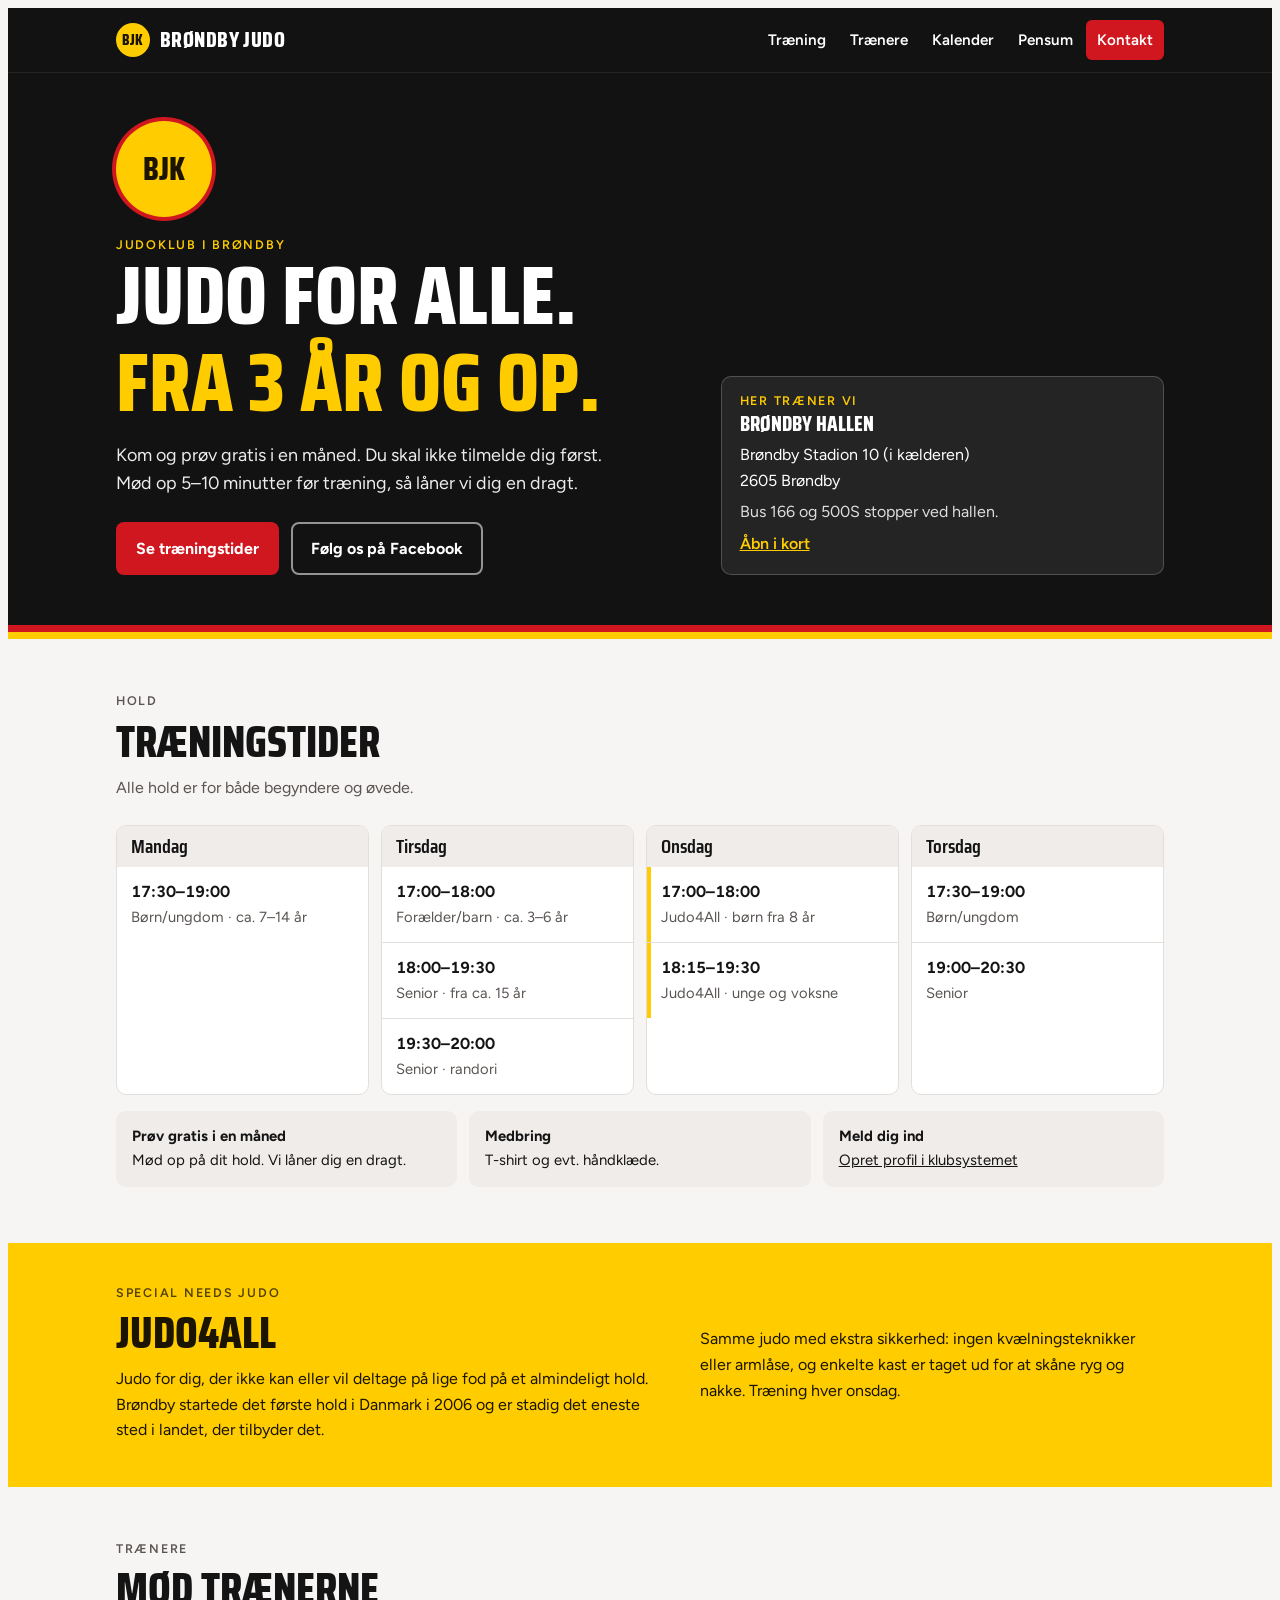
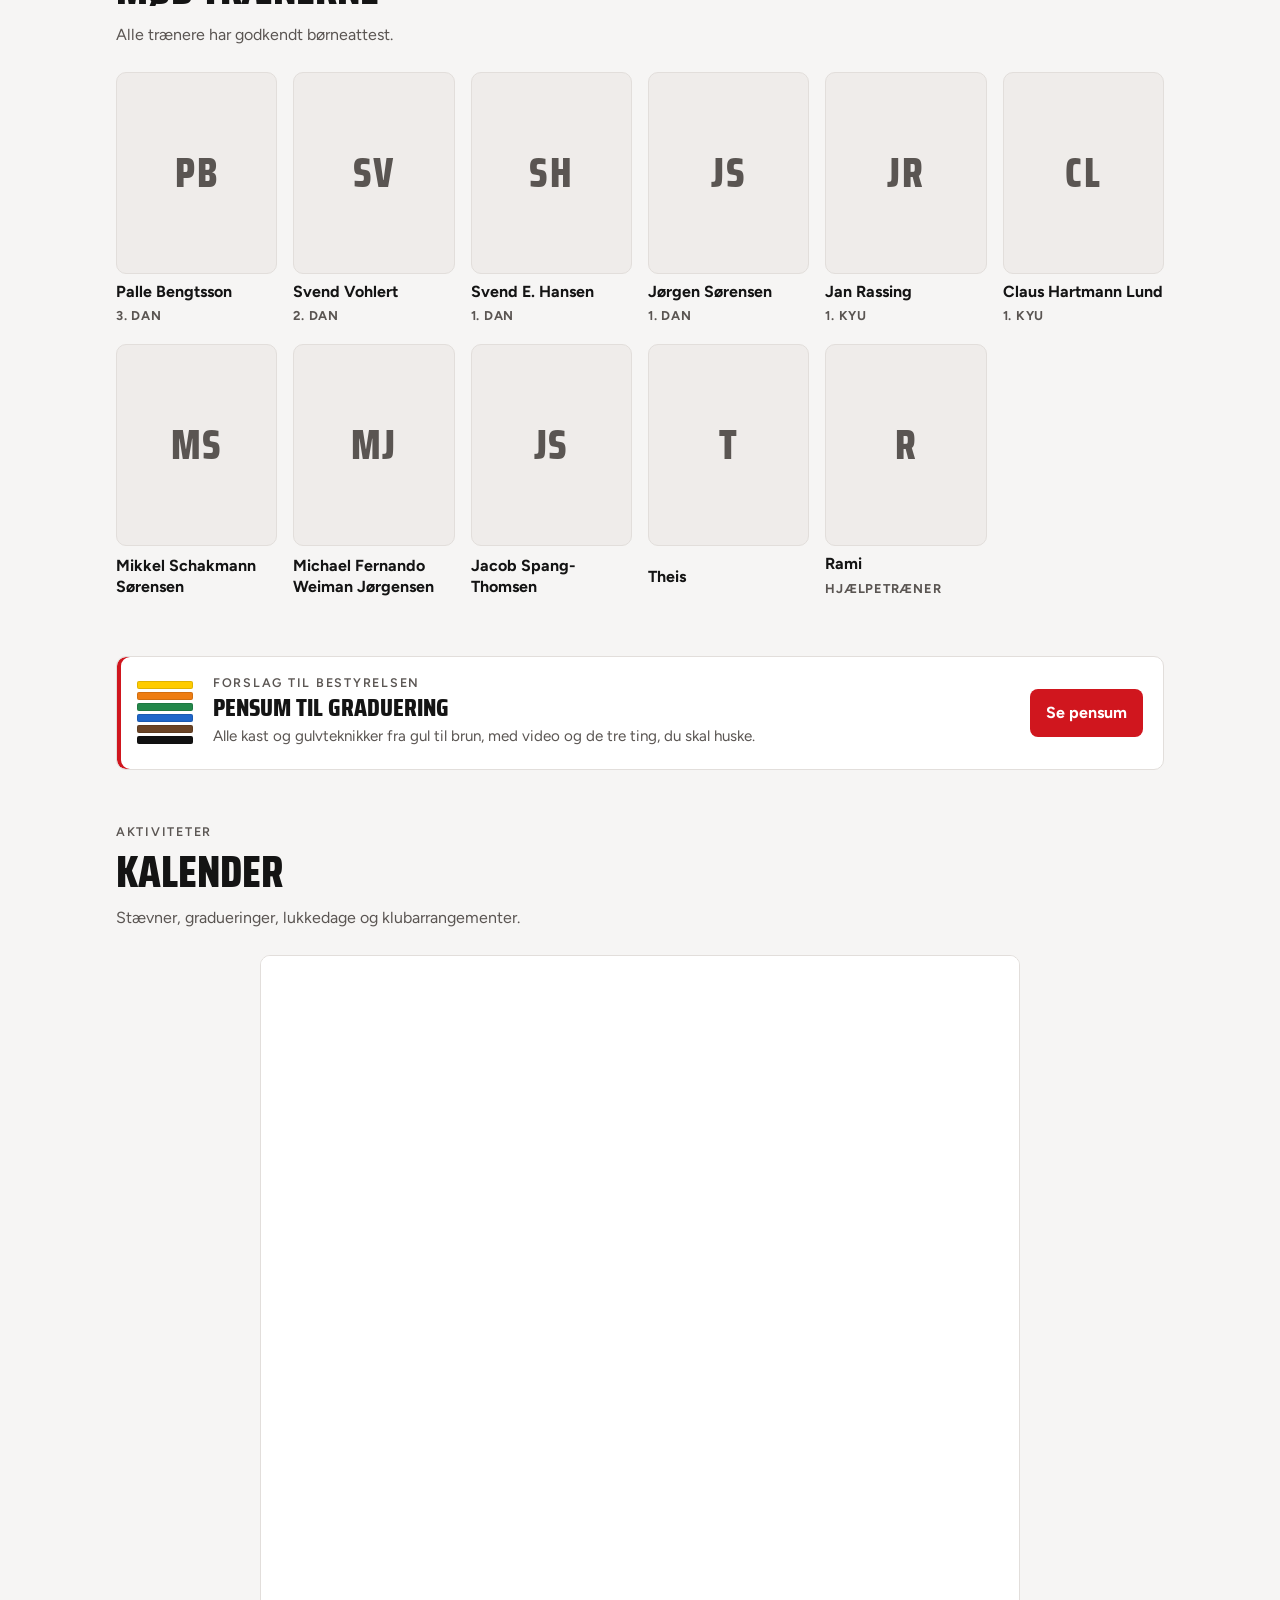
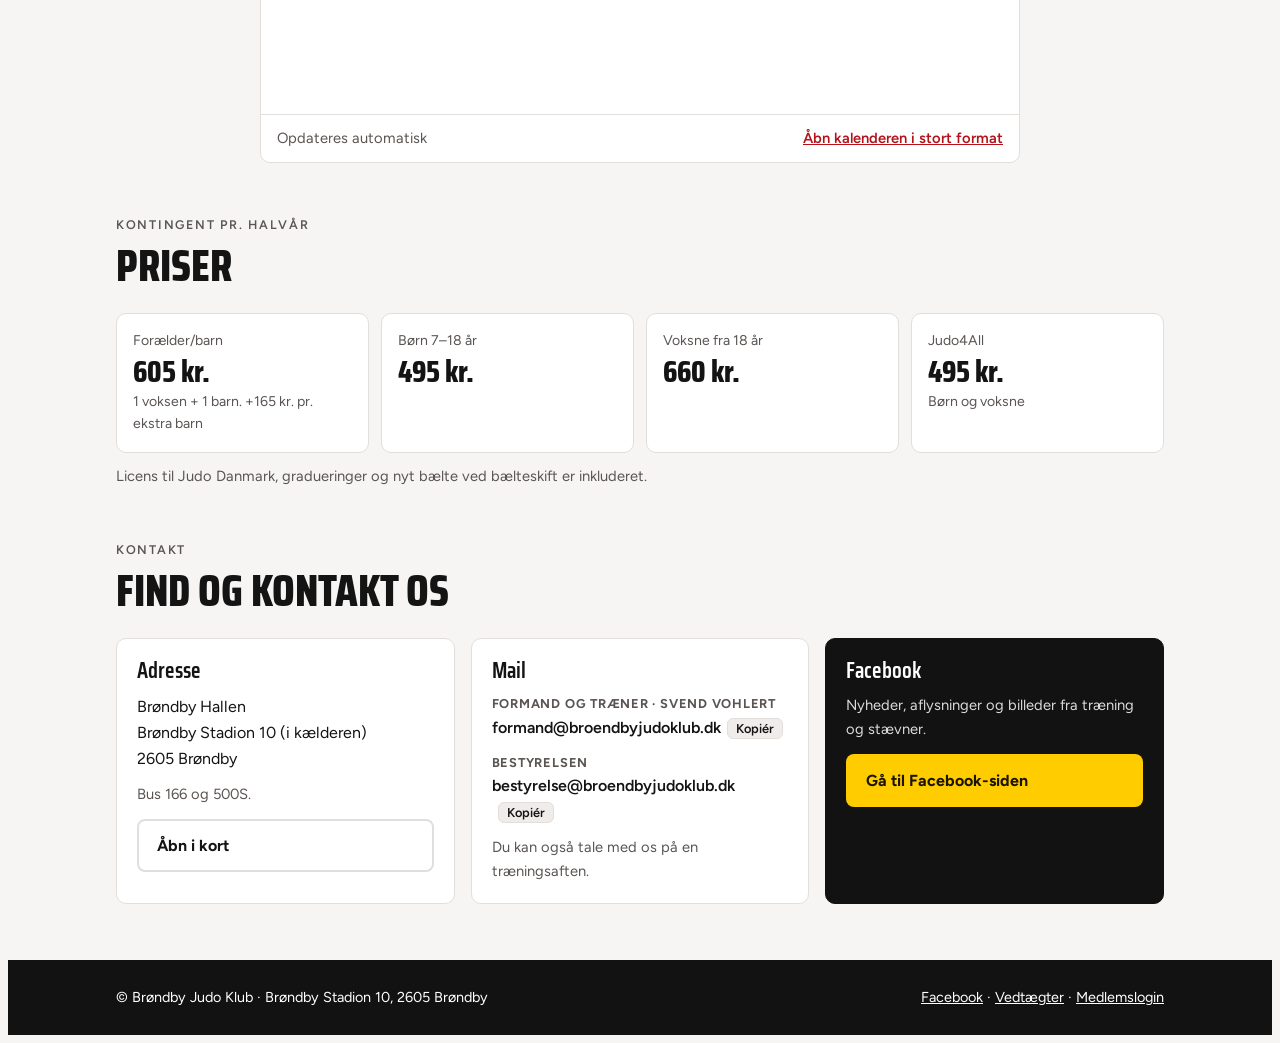
<file: index.html>
<!doctype html>
<html lang="da">
<head>
<meta charset="utf-8">
<meta name="viewport" content="width=device-width, initial-scale=1, viewport-fit=cover">
<title>Brøndby Judo Klub</title>
<meta name="robots" content="noindex, nofollow">
<meta name="description" content="Brøndby Judo Klub – judo for alle fra 3 år. Prøv gratis i en måned. Hjemsted for Judo4All.">
<link rel="icon" href="https://broendbyjudoklub.dk/wordpress/wp-content/uploads/BJKlogo.jpg">
<link rel="preconnect" href="https://fonts.googleapis.com">
<link rel="preconnect" href="https://fonts.gstatic.com" crossorigin>
<link rel="stylesheet" href="https://fonts.googleapis.com/css2?family=Saira+Condensed:wght@600;800&family=Figtree:wght@400;500;600;700&display=swap">
<style>[hidden]{display:none!important}</style>
<link rel="stylesheet" href="css/style.css?v=6">
</head>
<body>
<header>
  <div class="wrap bar">
    <a class="brand" href="#top"><img class="logo" src="https://broendbyjudoklub.dk/wordpress/wp-content/uploads/BJKlogo.jpg" alt="" data-fallback="BJK">Brøndby Judo</a>
    <button class="menu-btn" id="menuBtn" aria-expanded="false" aria-controls="nav">Menu</button>
    <nav id="nav" aria-label="Hovedmenu">
      <ul>
        <li><a href="#tider">Træning</a></li>
        <li><a href="#traenere">Trænere</a></li>
        <li><a href="#kalender">Kalender</a></li>
        <li><a href="pensum.html">Pensum</a></li>
        <li><a class="cta" href="#kontakt">Kontakt</a></li>
      </ul>
    </nav>
  </div>
</header>

<main id="top">
  <div class="hero">
    <div class="wrap">
      <div>
        <img class="hero-logo" src="https://broendbyjudoklub.dk/wordpress/wp-content/uploads/BJKlogo.jpg" alt="Brøndby Judo Klubs logo" data-fallback="BJK">
        <p class="eyebrow" style="color:var(--gold)">Judoklub i Brøndby</p>
        <h1>Judo for alle.<br><span>Fra 3 år og op.</span></h1>
        <p class="sub">Kom og prøv gratis i en måned. Du skal ikke tilmelde dig først. Mød op 5–10 minutter før træning, så låner vi dig en dragt.</p>
        <div class="actions">
          <a class="btn red" href="#tider">Se træningstider</a>
          <a class="btn ghost" href="https://www.facebook.com/BrondbyJudoKlub/" target="_blank" rel="noopener">Følg os på Facebook</a>
        </div>
      </div>
      <div class="where">
        <span class="eyebrow" style="color:var(--gold)">Her træner vi</span>
        <b>Brøndby Hallen</b>
        <span>Brøndby Stadion 10 (i kælderen)<br>2605 Brøndby</span>
        <span style="opacity:.85">Bus 166 og 500S stopper ved hallen.</span>
        <a href="https://www.google.com/maps/search/?api=1&query=Br%C3%B8ndby+Hallen%2C+Br%C3%B8ndby+Stadion+10%2C+2605+Br%C3%B8ndby" target="_blank" rel="noopener">Åbn i kort</a>
      </div>
    </div>
  </div>

  <section id="tider">
    <div class="wrap">
      <div class="head">
        <p class="eyebrow">Hold</p>
        <h2>Træningstider</h2>
        <p class="lead">Alle hold er for både begyndere og øvede.</p>
      </div>
      <div class="week">
        <div class="day" data-d="1"><h3>Mandag</h3>
          <div class="slot"><time>17:30–19:00</time><span>Børn/ungdom · ca. 7–14 år</span></div>
        </div>
        <div class="day" data-d="2"><h3>Tirsdag</h3>
          <div class="slot"><time>17:00–18:00</time><span>Forælder/barn · ca. 3–6 år</span></div>
          <div class="slot"><time>18:00–19:30</time><span>Senior · fra ca. 15 år</span></div>
          <div class="slot"><time>19:30–20:00</time><span>Senior · randori</span></div>
        </div>
        <div class="day" data-d="3"><h3>Onsdag</h3>
          <div class="slot j4a"><time>17:00–18:00</time><span>Judo4All · børn fra 8 år</span></div>
          <div class="slot j4a"><time>18:15–19:30</time><span>Judo4All · unge og voksne</span></div>
        </div>
        <div class="day" data-d="4"><h3>Torsdag</h3>
          <div class="slot"><time>17:30–19:00</time><span>Børn/ungdom</span></div>
          <div class="slot"><time>19:00–20:30</time><span>Senior</span></div>
        </div>
      </div>
      <div class="info-row">
        <div><b>Prøv gratis i en måned</b>Mød op på dit hold. Vi låner dig en dragt.</div>
        <div><b>Medbring</b>T-shirt og evt. håndklæde.</div>
        <div><b>Meld dig ind</b><a href="https://broendbyjudoklub.klub-modul.dk/cms/profilemaintenance.aspx" target="_blank" rel="noopener">Opret profil i klubsystemet</a></div>
      </div>
    </div>
  </section>

  <div class="j4a-band" id="judo4all">
    <div class="wrap">
      <div style="display:grid;gap:10px">
        <p class="eyebrow">Special needs judo</p>
        <h2>Judo4All</h2>
        <p>Judo for dig, der ikke kan eller vil deltage på lige fod på et almindeligt hold. Brøndby startede det første hold i Danmark i 2006 og er stadig det eneste sted i landet, der tilbyder det.</p>
      </div>
      <p>Samme judo med ekstra sikkerhed: ingen kvælningsteknikker eller armlåse, og enkelte kast er taget ud for at skåne ryg og nakke. Træning hver onsdag.</p>
    </div>
  </div>

  <section id="traenere">
    <div class="wrap">
      <div class="head">
        <p class="eyebrow">Trænere</p>
        <h2>Mød trænerne</h2>
        <p class="lead">Alle trænere har godkendt børneattest.</p>
      </div>
      <div class="coaches" id="coaches"></div>
    </div>
  </section>

  <section id="pensum" style="padding-top:0">
    <div class="wrap">
      <a class="pensum-teaser" href="pensum.html">
        <span class="pt-belts" aria-hidden="true"><i style="background:#ffcc00"></i><i style="background:#ee7d12"></i><i style="background:#23874a"></i><i style="background:#1f66c9"></i><i style="background:#6b4426"></i><i style="background:#111111"></i></span>
        <span class="pt-text"><span class="eyebrow">Forslag til bestyrelsen</span><b>Pensum til graduering</b><span>Alle kast og gulvteknikker fra gul til brun, med video og de tre ting, du skal huske.</span></span>
        <span class="pt-go">Se pensum</span>
      </a>
    </div>
  </section>

  <section id="kalender" style="padding-top:0">
    <div class="wrap">
      <div class="head">
        <p class="eyebrow">Aktiviteter</p>
        <h2>Kalender</h2>
        <p class="lead">Stævner, gradueringer, lukkedage og klubarrangementer.</p>
      </div>
      <div class="cal" id="cal">
        <!-- Kalenderens link sættes i js/data.js (CALENDAR_URL) -->
        <div id="calSlot" data-src=""></div>
      </div>
    </div>
  </section>

  <section id="priser" style="padding-top:0">
    <div class="wrap">
      <div class="head">
        <p class="eyebrow">Kontingent pr. halvår</p>
        <h2>Priser</h2>
      </div>
      <div class="prices">
        <div class="price"><span>Forælder/barn</span><b>605 kr.</b><span>1 voksen + 1 barn. +165 kr. pr. ekstra barn</span></div>
        <div class="price"><span>Børn 7–18 år</span><b>495 kr.</b></div>
        <div class="price"><span>Voksne fra 18 år</span><b>660 kr.</b></div>
        <div class="price"><span>Judo4All</span><b>495 kr.</b><span>Børn og voksne</span></div>
      </div>
      <p class="note" style="margin-top:12px">Licens til Judo Danmark, gradueringer og nyt bælte ved bælteskift er inkluderet.</p>
    </div>
  </section>

  <section id="kontakt" style="padding-top:0">
    <div class="wrap">
      <div class="head">
        <p class="eyebrow">Kontakt</p>
        <h2>Find og kontakt os</h2>
      </div>
      <div class="contact">
        <div class="box">
          <h3>Adresse</h3>
          <p>Brøndby Hallen<br>Brøndby Stadion 10 (i kælderen)<br>2605 Brøndby</p>
          <p class="note">Bus 166 og 500S.</p>
          <a class="btn line" href="https://www.google.com/maps/search/?api=1&query=Br%C3%B8ndby+Hallen%2C+Br%C3%B8ndby+Stadion+10%2C+2605+Br%C3%B8ndby" target="_blank" rel="noopener">Åbn i kort</a>
        </div>
        <div class="box">
          <h3>Mail</h3>
          <dl>
            <div><dt>Formand og træner · Svend Vohlert</dt><dd>formand@broendbyjudoklub.dk<button class="copy" data-copy="formand@broendbyjudoklub.dk">Kopiér</button></dd></div>
            <div><dt>Bestyrelsen</dt><dd>bestyrelse@broendbyjudoklub.dk<button class="copy" data-copy="bestyrelse@broendbyjudoklub.dk">Kopiér</button></dd></div>
          </dl>
          <p class="note">Du kan også tale med os på en træningsaften.</p>
        </div>
        <div class="box fb">
          <h3>Facebook</h3>
          <p class="note">Nyheder, aflysninger og billeder fra træning og stævner.</p>
          <a class="btn gold" href="https://www.facebook.com/BrondbyJudoKlub/" target="_blank" rel="noopener">Gå til Facebook-siden</a>
        </div>
      </div>
    </div>
  </section>
</main>

<footer>
  <div class="wrap">
    <span>© Brøndby Judo Klub · Brøndby Stadion 10, 2605 Brøndby</span>
    <span><a href="https://www.facebook.com/BrondbyJudoKlub/" target="_blank" rel="noopener">Facebook</a> · <a href="https://broendbyjudoklub.dk/wordpress/wp-content/uploads/Br%C3%B8ndby-Judo-Klub-vedt%C3%A6gter-rev-2023.pdf" target="_blank" rel="noopener">Vedtægter</a> · <a href="https://broendbyjudoklub.klub-modul.dk/cms/profilemaintenance.aspx" target="_blank" rel="noopener">Medlemslogin</a></span>
  </div>
</footer>

<script src="js/data.js?v=6"></script>
<script src="js/app.js?v=6"></script>
</body>
</html>
</file>
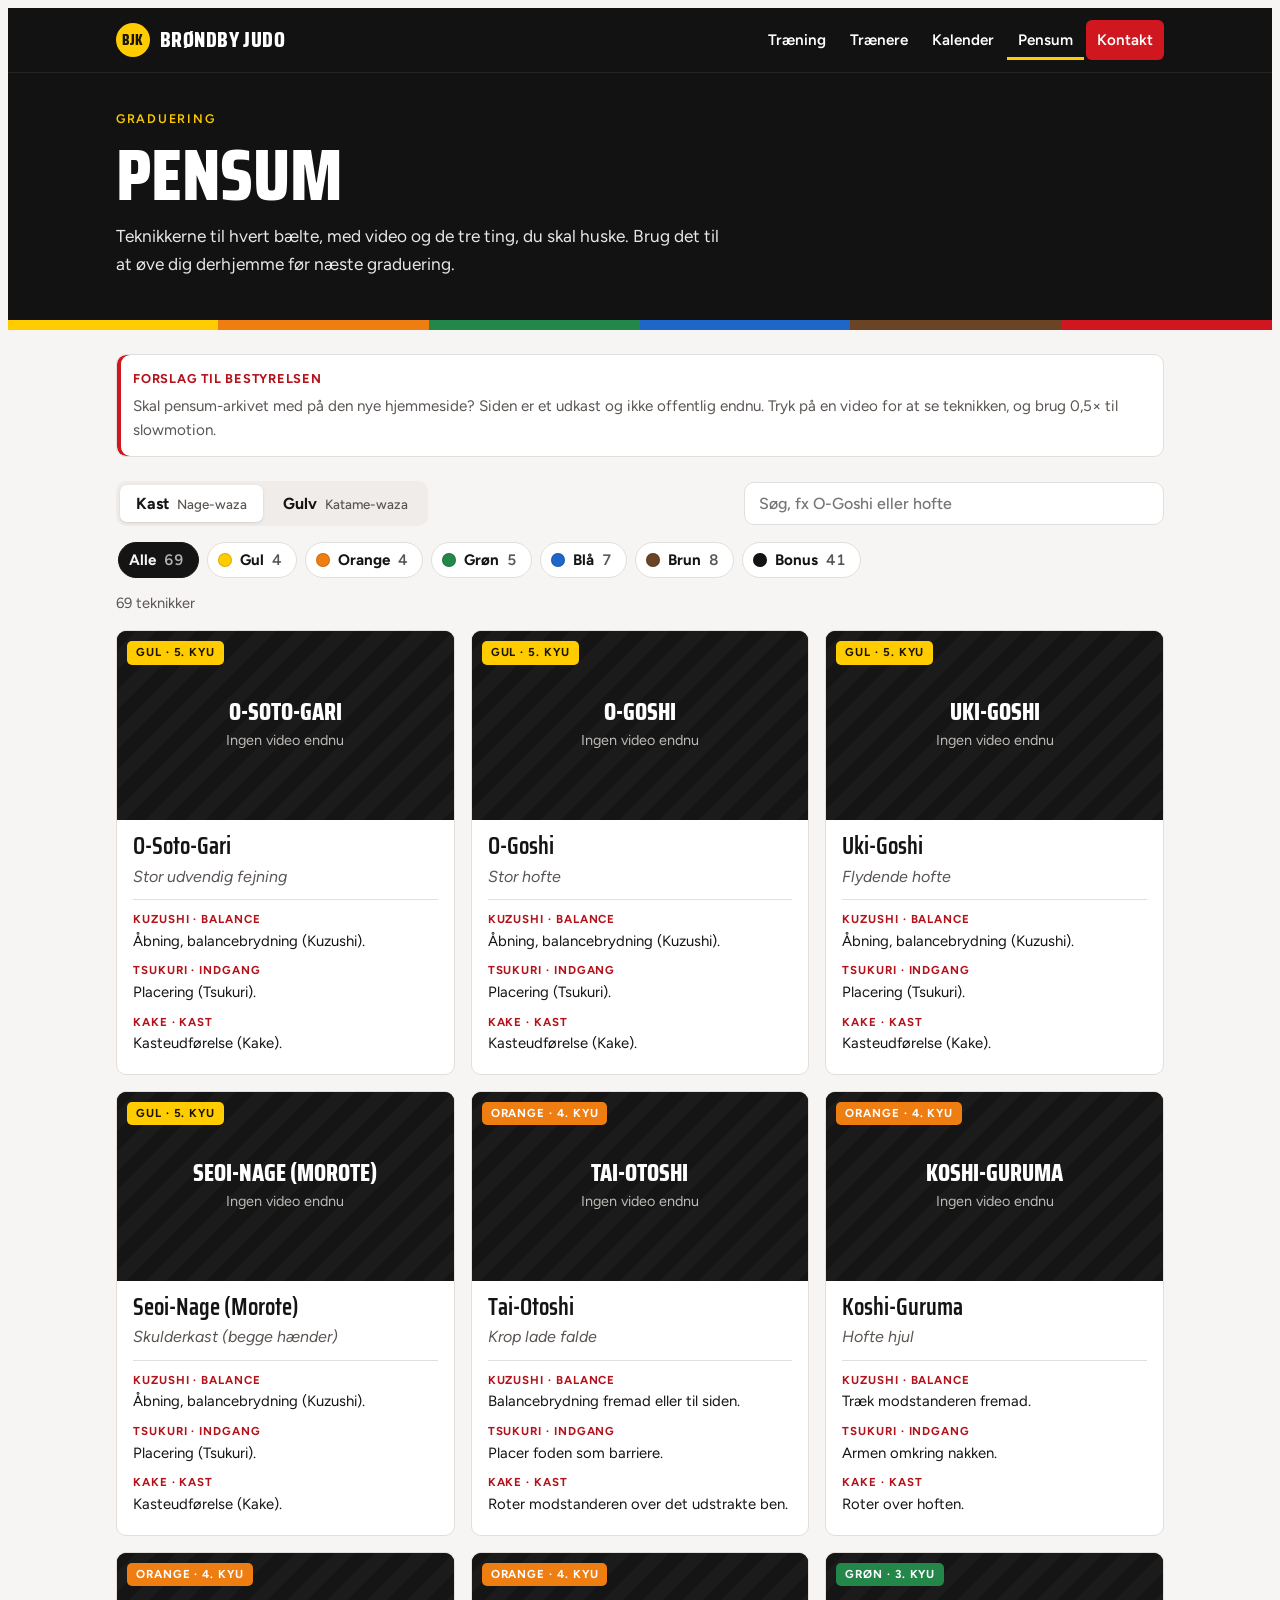
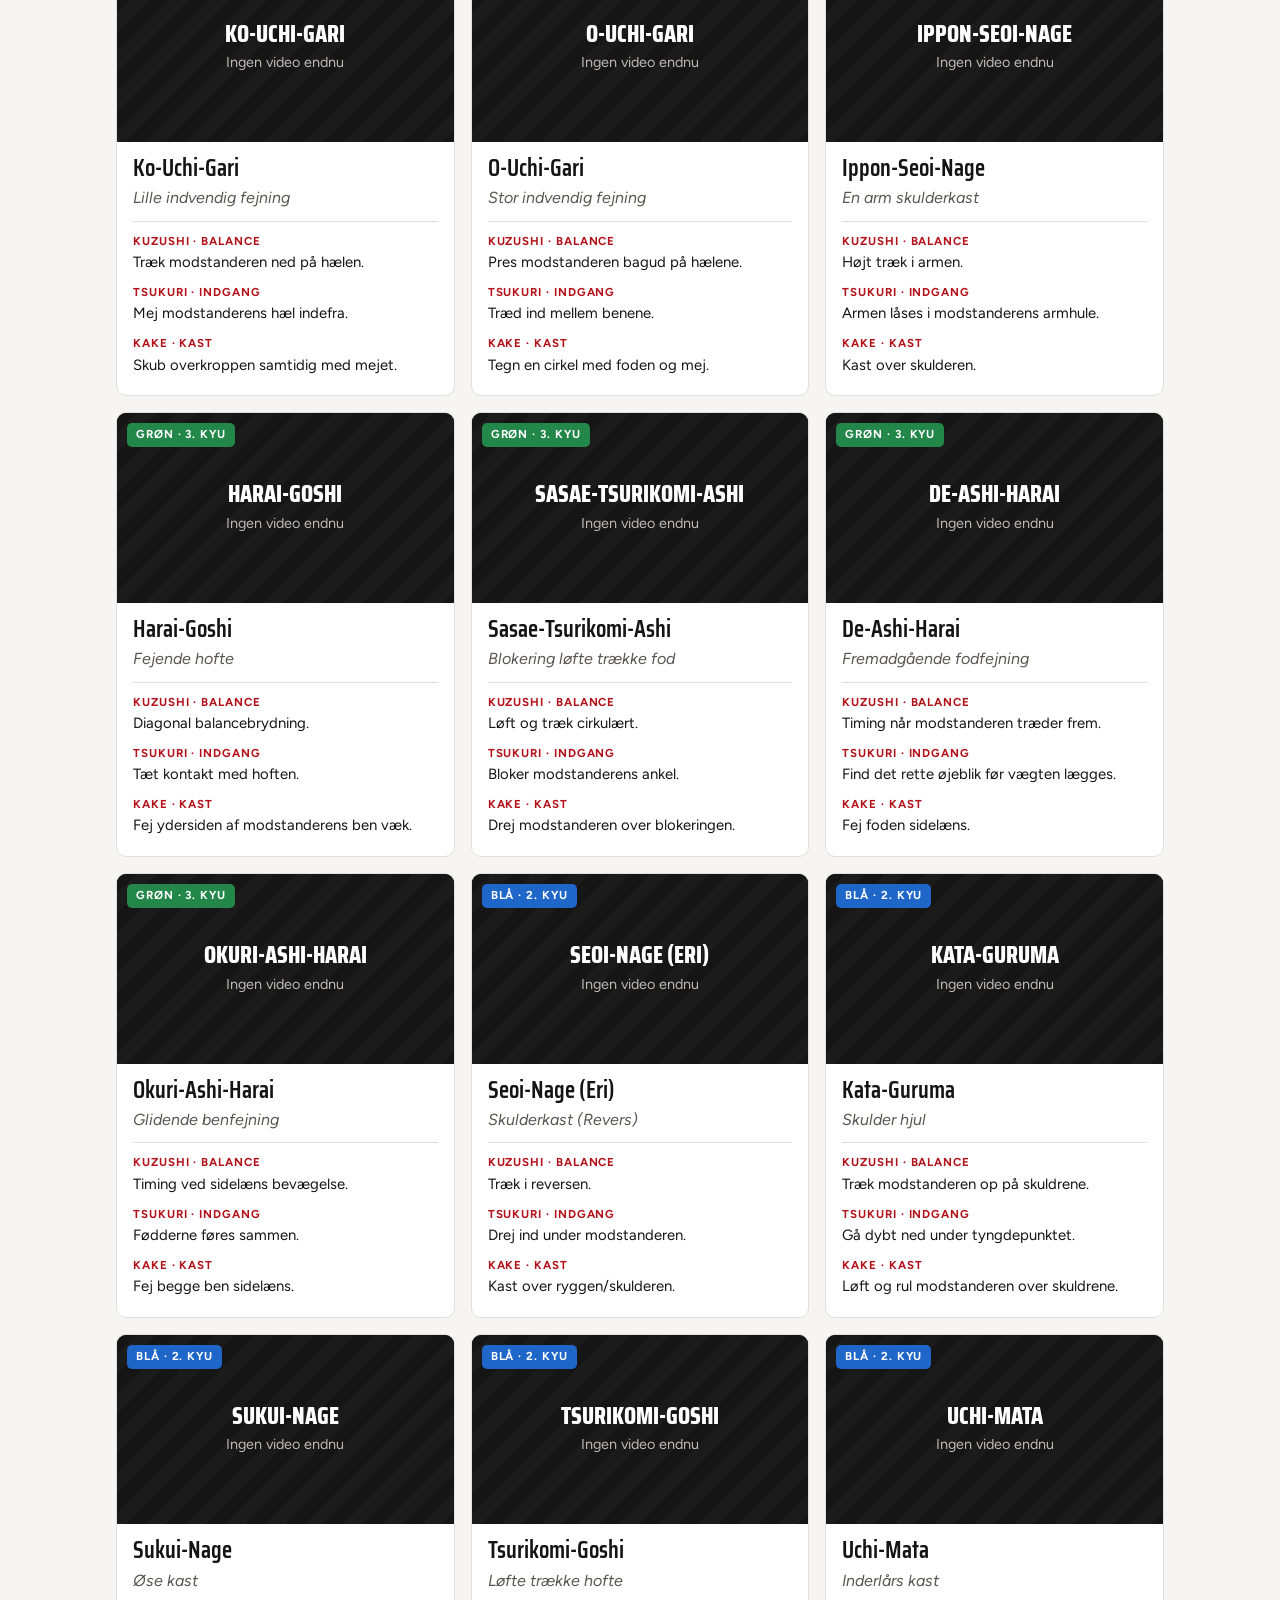
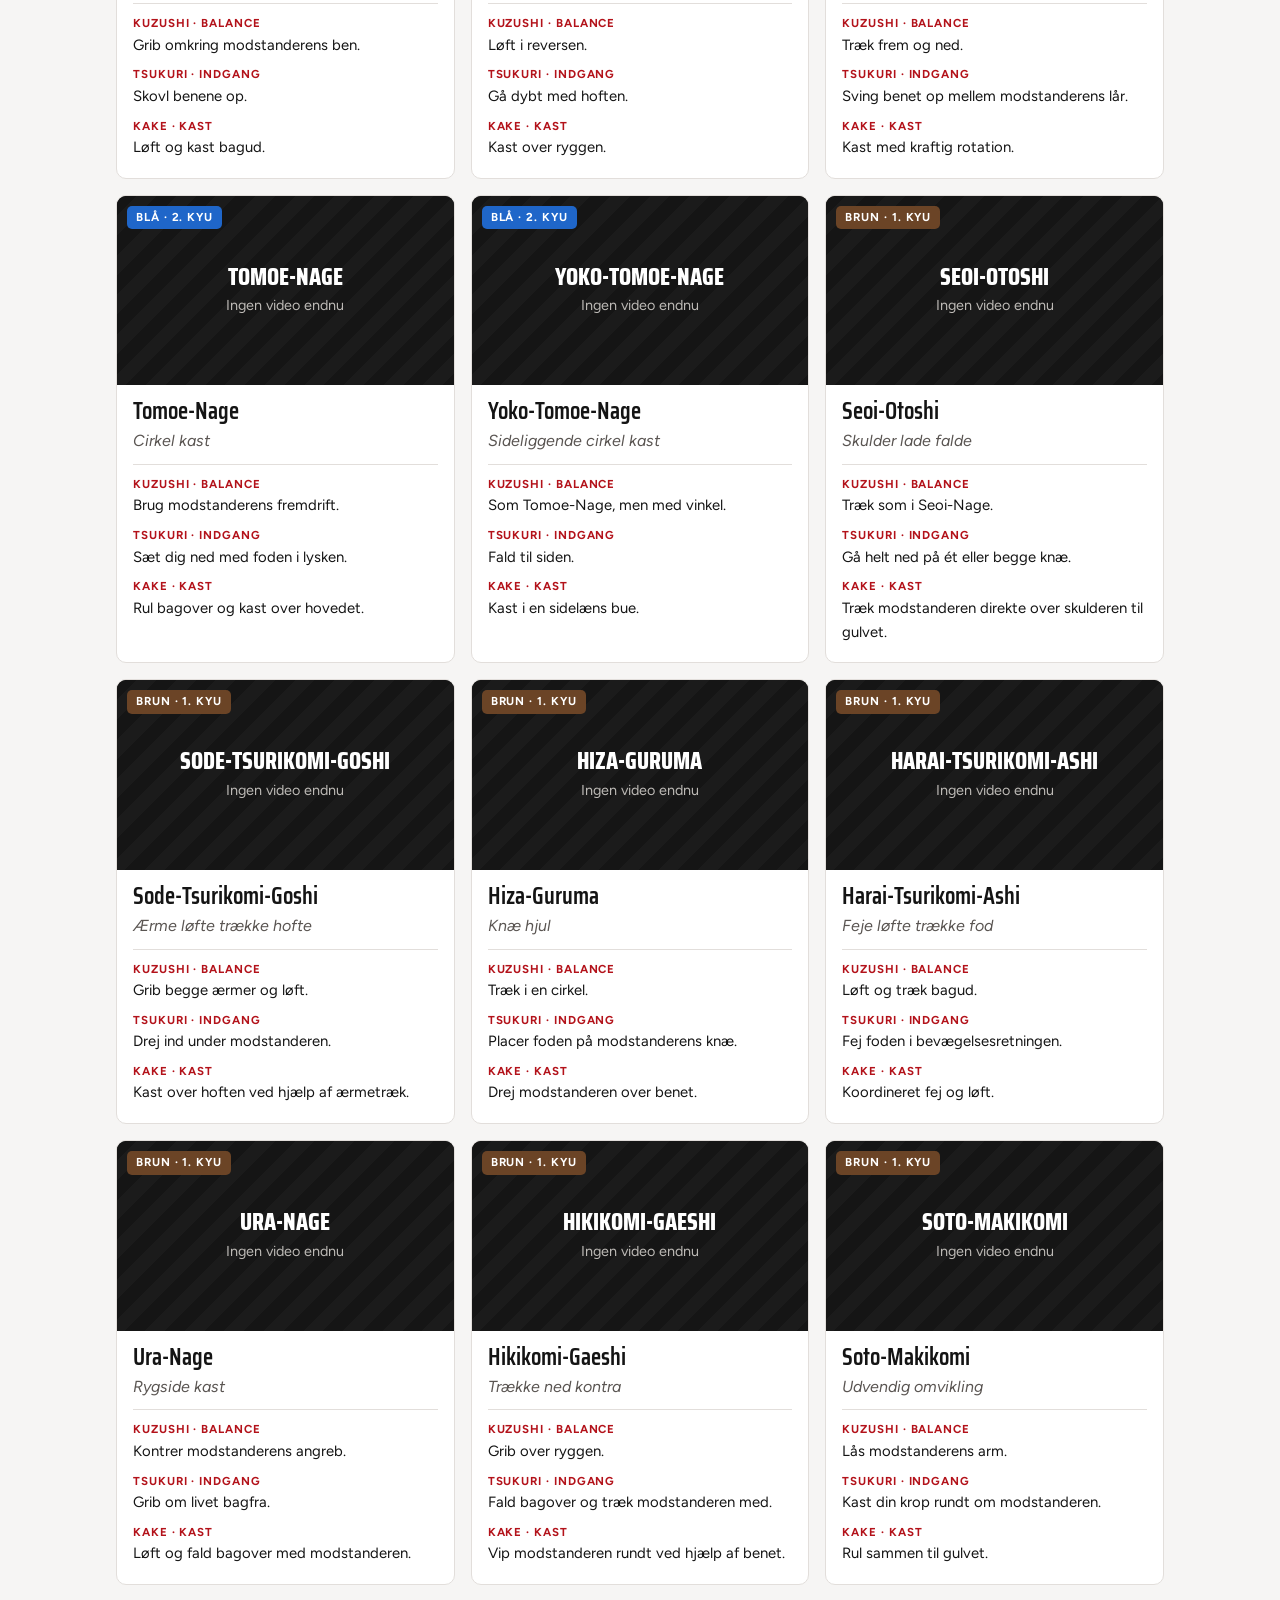
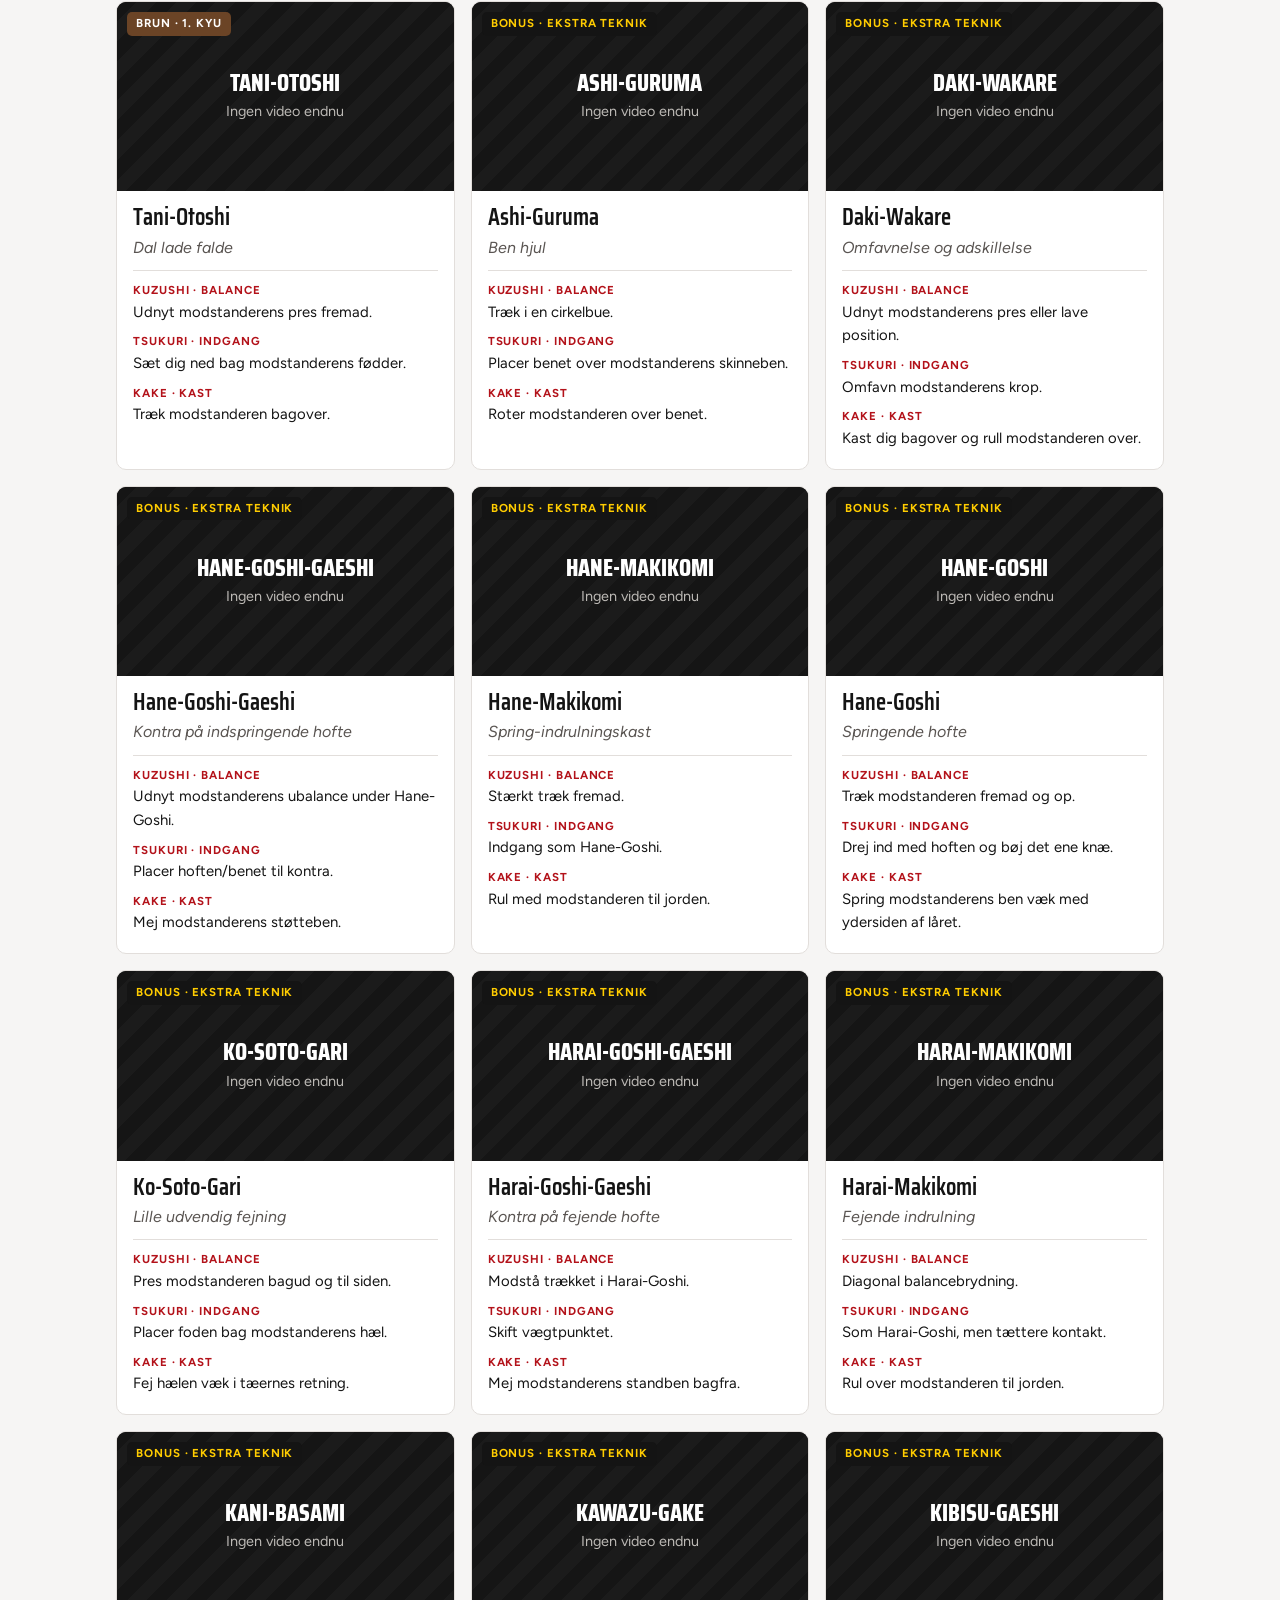
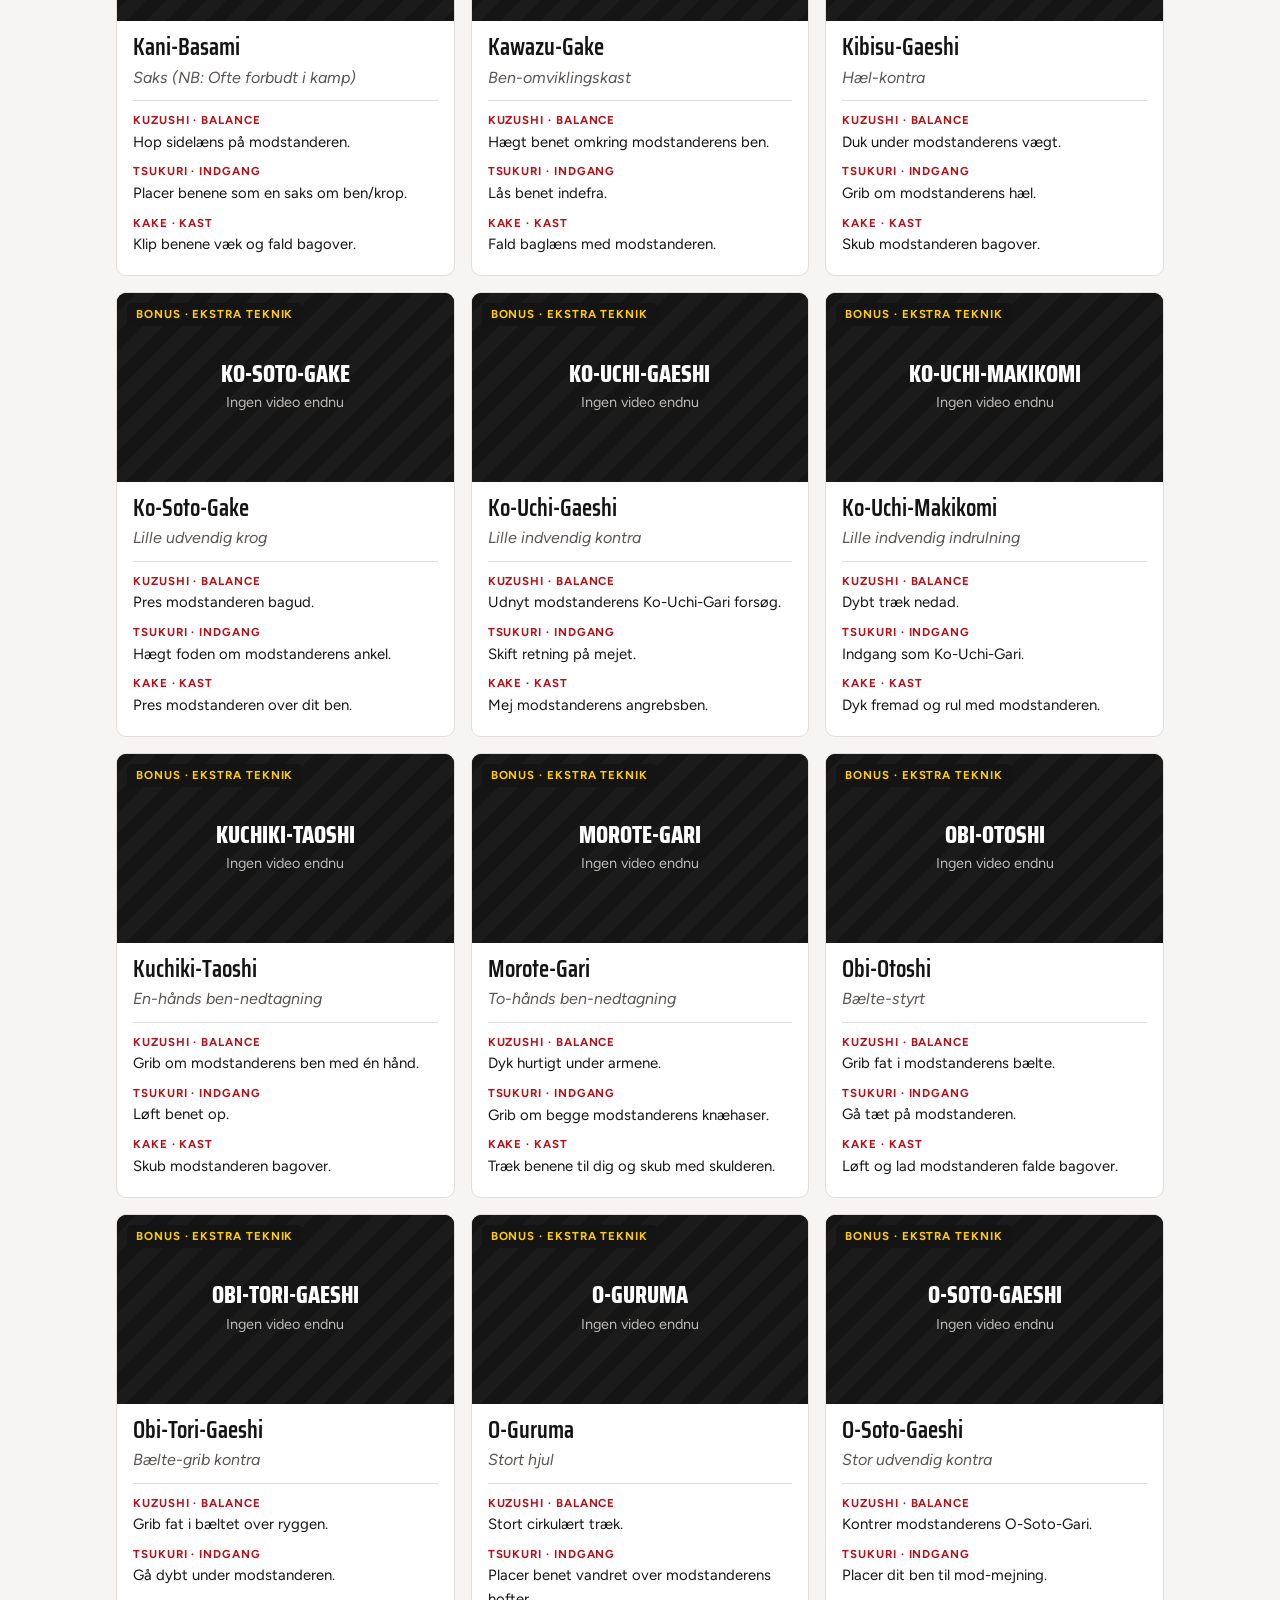
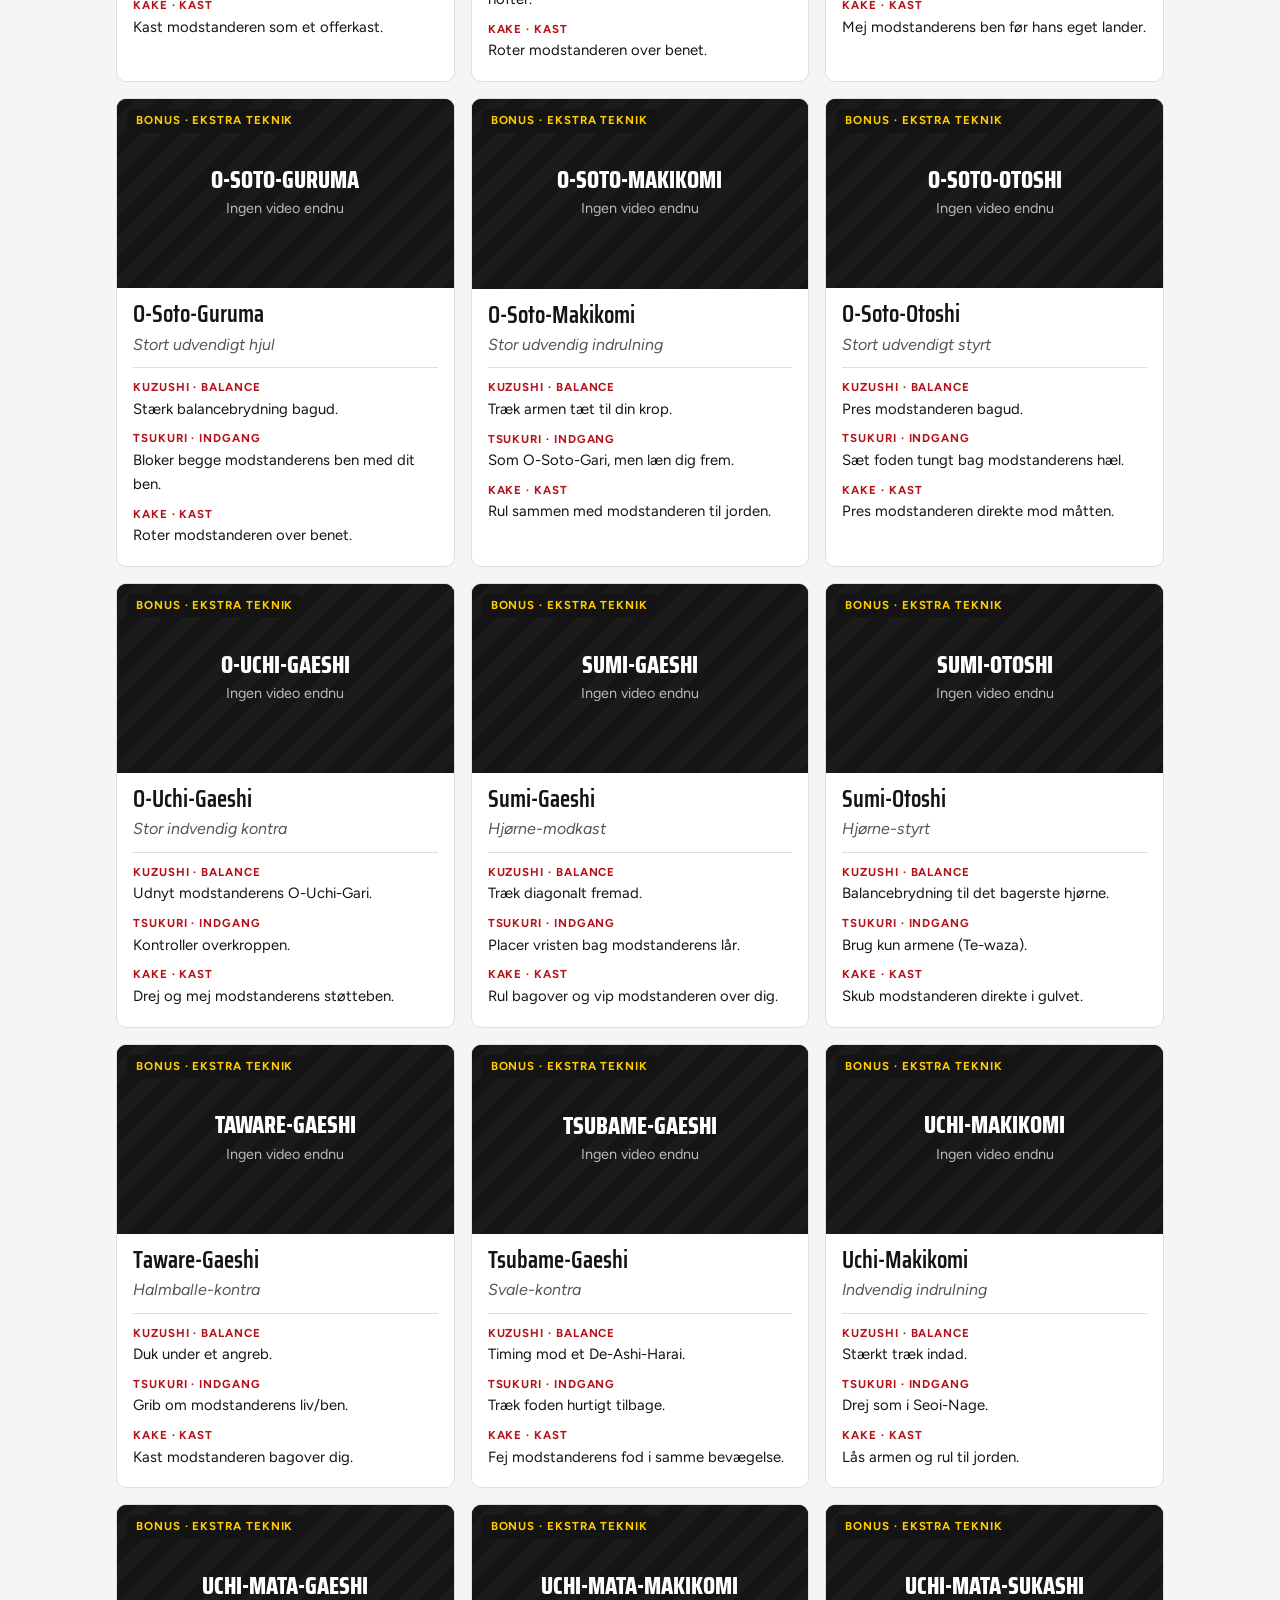
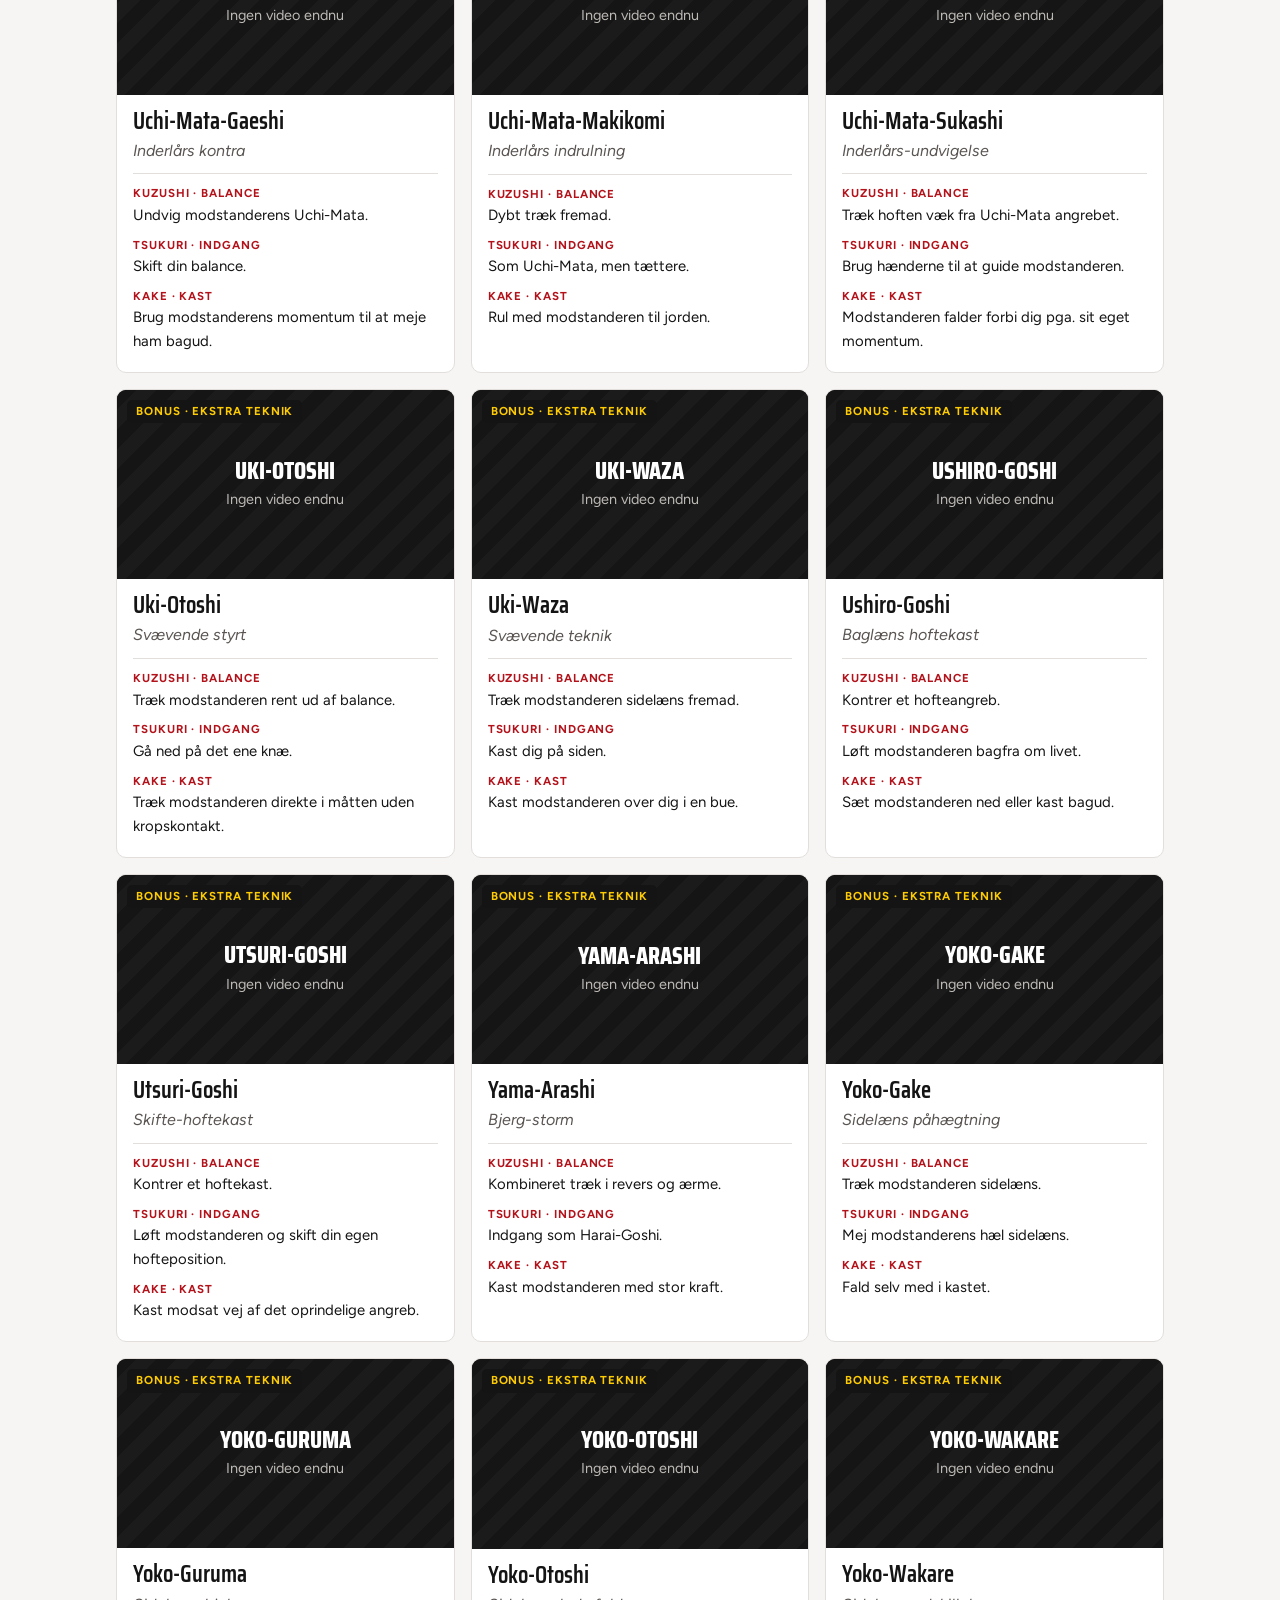
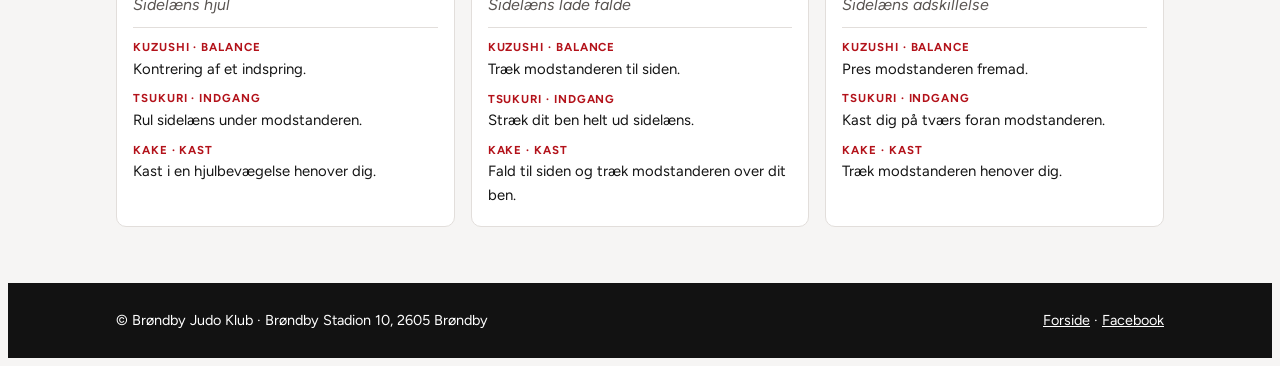
<file: pensum.html>
<!doctype html>
<html lang="da">
<head>
<meta charset="utf-8">
<meta name="viewport" content="width=device-width, initial-scale=1, viewport-fit=cover">
<title>Pensum · Brøndby Judo Klub</title>
<meta name="robots" content="noindex, nofollow">
<meta name="description" content="Brøndby Judo Klubs pensum: kast og gulvteknikker for hvert bælte, med video og de vigtigste punkter.">
<link rel="icon" href="https://broendbyjudoklub.dk/wordpress/wp-content/uploads/BJKlogo.jpg">
<link rel="preconnect" href="https://fonts.googleapis.com">
<link rel="preconnect" href="https://fonts.gstatic.com" crossorigin>
<link rel="stylesheet" href="https://fonts.googleapis.com/css2?family=Saira+Condensed:wght@600;800&family=Figtree:wght@400;500;600;700&display=swap">
<style>[hidden]{display:none!important}</style>
<link rel="stylesheet" href="css/style.css?v=7">
<link rel="stylesheet" href="css/pensum.css?v=7">
</head>
<body>
<header>
  <div class="wrap bar">
    <a class="brand" href="index.html"><img class="logo" src="https://broendbyjudoklub.dk/wordpress/wp-content/uploads/BJKlogo.jpg" alt="" data-fallback="BJK">Brøndby Judo</a>
    <button class="menu-btn" id="menuBtn" aria-expanded="false" aria-controls="nav">Menu</button>
    <nav id="nav" aria-label="Hovedmenu">
      <ul>
        <li><a href="index.html#tider">Træning</a></li>
        <li><a href="index.html#traenere">Trænere</a></li>
        <li><a href="index.html#kalender">Kalender</a></li>
        <li><a href="pensum.html" aria-current="page">Pensum</a></li>
        <li><a class="cta" href="index.html#kontakt">Kontakt</a></li>
      </ul>
    </nav>
  </div>
</header>

<main>
  <div class="p-hero">
    <div class="wrap">
      <p class="eyebrow" style="color:var(--gold)">Graduering</p>
      <h1>Pensum</h1>
      <p class="sub">Teknikkerne til hvert bælte, med video og de tre ting, du skal huske. Brug det til at øve dig derhjemme før næste graduering.</p>
    </div>
  </div>

  <div class="wrap">
    <aside class="proposal" aria-label="Forslag til bestyrelsen">
      <strong>Forslag til bestyrelsen</strong>
      <span>Skal pensum-arkivet med på den nye hjemmeside? Siden er et udkast og ikke offentlig endnu. Tryk på en video for at se teknikken, og brug 0,5× til slowmotion.</span>
    </aside>

    <div class="tools">
      <div class="seg" role="group" aria-label="Type">
        <button class="seg-btn" id="type-kast" data-type="kast" aria-pressed="true">Kast <small>Nage-waza</small></button>
        <button class="seg-btn" id="type-gulv" data-type="gulv" aria-pressed="false">Gulv <small>Katame-waza</small></button>
      </div>
      <label class="search" for="q">
        <span class="sr">Søg efter teknik</span>
        <input id="q" type="search" placeholder="Søg, fx O-Goshi eller hofte" autocomplete="off">
      </label>
    </div>

    <div class="belts-row" id="belts" role="group" aria-label="Bælte"></div>
    <p class="count" id="count" aria-live="polite"></p>
    <div class="cards" id="cards"></div>
  </div>
</main>

<footer>
  <div class="wrap">
    <span>© Brøndby Judo Klub · Brøndby Stadion 10, 2605 Brøndby</span>
    <span><a href="index.html">Forside</a> · <a href="https://www.facebook.com/BrondbyJudoKlub/" target="_blank" rel="noopener">Facebook</a></span>
  </div>
</footer>

<script src="js/pensum-data.js?v=7"></script>
<script src="js/pensum.js?v=7"></script>
</body>
</html>
</file>
<file: css/style.css>
/* Layout: klubbens sort/rød/gul – sort header og hero som dojo-væggen, rød til handling, gul til fremhævning */
:root{
  --bg:#f6f5f4; --surface:#ffffff; --ink:#141414; --muted:#5a5552;
  --line:#e2dedb; --mat:#121212; --mat-ink:#ffffff; --gold:#ffcc00; --gold-ink:#1a1400;
  --red:#d0161e; --red-ink:#ffffff; --soft:#efecea; --accent-text:#b3121a;
  --display:"Saira Condensed","Arial Narrow",Arial,sans-serif;
  --body:"Figtree",system-ui,-apple-system,"Segoe UI",sans-serif;
  --r:10px;
}
@media (prefers-color-scheme:dark){:root:not([data-theme="light"]){
  --bg:#0e0e0f; --surface:#19191b; --ink:#f1efed; --muted:#aaa5a1; --line:#2c2b2d;
  --mat:#000000; --mat-ink:#ffffff; --gold:#ffcc00; --gold-ink:#1a1400; --red:#e5232b; --red-ink:#ffffff; --soft:#222124; --accent-text:#ffcc00; color-scheme:dark}}
:root[data-theme="dark"]{
  --bg:#0e0e0f; --surface:#19191b; --ink:#f1efed; --muted:#aaa5a1; --line:#2c2b2d;
  --mat:#000000; --mat-ink:#ffffff; --gold:#ffcc00; --gold-ink:#1a1400; --red:#e5232b; --red-ink:#ffffff; --soft:#222124; --accent-text:#ffcc00; color-scheme:dark}

*{box-sizing:border-box}
[hidden]{display:none!important}
html{scroll-behavior:smooth;scroll-padding-top:72px}
@media (prefers-reduced-motion:reduce){html{scroll-behavior:auto}}
body{background:var(--bg);color:var(--ink);font:400 16px/1.6 var(--body)}
body::before{content:"";position:fixed;inset:0 0 auto;height:env(safe-area-inset-top,0px);z-index:10;background:var(--mat)}
.wrap{max-width:1080px;margin:0 auto;padding-left:max(16px,env(safe-area-inset-left,0px));padding-right:max(16px,env(safe-area-inset-right,0px))}
h1,h2,h3{font-family:var(--display);line-height:1.05;text-wrap:balance;margin:0}
h2{font-size:clamp(2rem,4.5vw,2.8rem);font-weight:800;text-transform:uppercase}
h3{font-size:1.4rem;font-weight:600}
p{margin:0}
a{color:inherit}
:focus-visible{outline:3px solid var(--gold);outline-offset:2px;border-radius:4px}
.eyebrow{font:600 .78rem/1 var(--body);letter-spacing:.14em;text-transform:uppercase;color:var(--muted)}
.lead{color:var(--muted);max-width:62ch}
.note{color:var(--muted);font-size:.92rem}
section{padding-block:56px}
.head{display:grid;gap:10px;margin-bottom:24px}

/* Header */
header{position:sticky;top:env(safe-area-inset-top,0px);z-index:20;background:var(--mat);color:var(--mat-ink);border-bottom:1px solid rgba(255,255,255,.08)}
.bar{display:flex;align-items:center;justify-content:space-between;gap:16px;padding-block:12px;position:relative}
.brand{display:flex;align-items:center;gap:10px;text-decoration:none;font:800 1.35rem/1 var(--display);text-transform:uppercase;letter-spacing:.02em}
.mark{width:34px;height:34px;border-radius:50%;background:var(--gold);display:grid;place-items:center;color:var(--gold-ink);font:800 .95rem/1 var(--display)}
nav ul{display:flex;gap:2px;list-style:none;margin:0;padding:0}
nav a{display:block;padding:8px 11px;border-radius:6px;text-decoration:none;font-weight:600;font-size:.95rem}
nav a:hover{background:rgba(255,255,255,.12)}
nav a.cta{background:var(--red);color:var(--red-ink)}
nav a.cta:hover{background:var(--red);filter:brightness(1.1)}
.menu-btn{display:none;background:none;border:1.5px solid rgba(255,255,255,.5);color:inherit;border-radius:6px;padding:7px 12px;font:600 .95rem var(--body);cursor:pointer}
@media (max-width:860px){
  .menu-btn{display:block}
  nav{position:absolute;left:0;right:0;top:100%;background:var(--mat);padding:8px max(16px,env(safe-area-inset-right,0px)) 16px max(16px,env(safe-area-inset-left,0px));border-top:1px solid rgba(255,255,255,.15)}
  nav ul{flex-direction:column}
  nav a{padding:12px}
}

/* Buttons */
.btn{display:inline-flex;align-items:center;gap:8px;padding:12px 18px;border-radius:8px;font-weight:700;text-decoration:none;border:2px solid transparent;cursor:pointer;font-family:var(--body);font-size:1rem}
.btn.gold{background:var(--gold);color:var(--gold-ink)}
.btn.ghost{border-color:rgba(255,255,255,.55);color:var(--mat-ink);background:none}
.btn.ink{background:var(--red);color:var(--red-ink)}
.btn.red{background:var(--red);color:var(--red-ink)}
.btn.line{border-color:var(--line);background:var(--surface);color:var(--ink)}

/* Hero */
.hero{background:var(--mat);color:var(--mat-ink);position:relative}
.hero::after{content:"";position:absolute;inset:auto 0 0 0;height:14px;background:linear-gradient(var(--red) 0 50%,var(--gold) 50% 100%)}
.hero .wrap{padding-block:48px 64px;display:grid;gap:28px;grid-template-columns:1.3fr 1fr;align-items:end}
.hero h1{font-size:clamp(2.8rem,8vw,5.2rem);font-weight:800;text-transform:uppercase}
.hero h1 span{color:var(--gold)}
.hero p.sub{font-size:1.12rem;max-width:46ch;opacity:.92;margin-top:14px}
.hero .actions{display:flex;flex-wrap:wrap;gap:12px;margin-top:24px}
.where{background:rgba(255,255,255,.08);border:1px solid rgba(255,255,255,.2);border-radius:var(--r);padding:18px;display:grid;gap:6px}
.where b{font:800 1.3rem/1.1 var(--display);text-transform:uppercase}
.where a{color:var(--gold);font-weight:600}
@media (max-width:760px){.hero .wrap{grid-template-columns:1fr;padding-block:36px 52px}}

/* Skema */
.week{display:grid;grid-template-columns:repeat(4,minmax(0,1fr));gap:12px}
.day{background:var(--surface);border:1px solid var(--line);border-radius:var(--r);overflow:hidden}
.day h3{background:var(--soft);padding:10px 14px;font-size:1.25rem;display:flex;justify-content:space-between;align-items:center}
.day.today{box-shadow:0 0 0 2px var(--gold);border-color:var(--gold)}
.day.today h3{background:var(--gold);color:var(--gold-ink)}
.pill{font:700 .7rem/1 var(--body);letter-spacing:.08em;text-transform:uppercase;background:var(--red);color:var(--red-ink);padding:5px 7px;border-radius:4px}
.slot{padding:12px 14px;border-top:1px solid var(--line);display:grid;gap:2px}
.slot:first-of-type{border-top:0}
.slot time{font-weight:700;font-variant-numeric:tabular-nums}
.slot span{color:var(--muted);font-size:.92rem}
.slot.j4a{box-shadow:inset 4px 0 0 var(--gold)}
@media (max-width:860px){.week{grid-template-columns:repeat(2,minmax(0,1fr))}}
@media (max-width:480px){.week{grid-template-columns:1fr}}
.info-row{display:grid;grid-template-columns:repeat(3,minmax(0,1fr));gap:12px;margin-top:16px}
.info-row div{background:var(--soft);border-radius:var(--r);padding:14px 16px;font-size:.93rem}
.info-row b{display:block}
@media (max-width:760px){.info-row{grid-template-columns:1fr}}

/* Trænere */
.coaches{display:grid;grid-template-columns:repeat(auto-fill,minmax(150px,1fr));gap:16px}
.coach{display:grid;gap:8px;margin:0}
.photo{aspect-ratio:4/5;max-width:100%;border-radius:var(--r);overflow:hidden;background:var(--soft);display:grid;place-items:center;border:1px solid var(--line)}
.photo img{width:100%;height:100%;object-fit:cover;display:block}
.photo .ini{font:800 2.6rem/1 var(--display);color:var(--muted);letter-spacing:.04em}
.coach figcaption b{display:block;font-weight:700;line-height:1.3}
.grade{font-size:.8rem;font-weight:700;letter-spacing:.06em;text-transform:uppercase;color:var(--muted)}

/* Kalender */
.cal{background:var(--surface);border:1px solid var(--line);border-radius:var(--r);overflow:hidden}
.cal{max-width:760px;margin-inline:auto}
.cal iframe{display:block;width:100%;aspect-ratio:1/1;max-width:100%;height:auto;border:0;background:#ffffff}
.cal-foot{display:flex;justify-content:space-between;flex-wrap:wrap;gap:8px 16px;padding:12px 16px;border-top:1px solid var(--line);font-size:.92rem}
.cal-foot a{color:var(--accent-text);font-weight:600}
.cal-empty{min-height:280px;display:grid;place-items:center;text-align:center;padding:32px 20px;gap:10px;background:repeating-linear-gradient(135deg,var(--surface) 0 18px,var(--soft) 18px 36px)}
.cal-empty > div{background:var(--surface);border:1px solid var(--line);border-radius:var(--r);padding:20px;max-width:44ch;display:grid;gap:8px}



/* Judo4All */
.j4a-band{background:var(--gold);color:var(--gold-ink)}
.j4a-band .wrap{display:grid;grid-template-columns:1.2fr 1fr;gap:28px;align-items:center;padding-block:44px}
.j4a-band .eyebrow{color:var(--gold-ink);opacity:.75}
@media (max-width:760px){.j4a-band .wrap{grid-template-columns:1fr}}

/* Priser */
.prices{display:grid;grid-template-columns:repeat(4,minmax(0,1fr));gap:12px}
.price{background:var(--surface);border:1px solid var(--line);border-radius:var(--r);padding:16px;display:grid;gap:4px;align-content:start}
.price b{font:800 1.9rem/1 var(--display);font-variant-numeric:tabular-nums}
.price span{color:var(--muted);font-size:.88rem}
@media (max-width:760px){.prices{grid-template-columns:repeat(2,minmax(0,1fr))}}

/* Kontakt */
.contact{display:grid;grid-template-columns:repeat(3,minmax(0,1fr));gap:16px}
@media (max-width:860px){.contact{grid-template-columns:1fr}}
.box{background:var(--surface);border:1px solid var(--line);border-radius:var(--r);padding:20px;display:grid;gap:12px;align-content:start}
.box dl{margin:0;display:grid;gap:12px}
.box dt{font-size:.8rem;font-weight:700;letter-spacing:.06em;text-transform:uppercase;color:var(--muted)}
.box dd{margin:0;overflow-wrap:anywhere;font-weight:600}
.copy{border:1px solid var(--line);background:var(--soft);color:var(--ink);border-radius:6px;padding:2px 8px;font:600 .8rem var(--body);cursor:pointer;margin-left:6px}
.fb{background:var(--mat);color:var(--mat-ink);border-color:var(--mat)}
.fb .note{color:var(--mat-ink);opacity:.85}

footer{background:var(--mat);color:var(--mat-ink);font-size:.9rem}
footer .wrap{padding-block:26px;display:flex;flex-wrap:wrap;gap:12px 28px;justify-content:space-between}

/* Logo */
.logo{width:44px;height:44px;border-radius:8px;background:#ffffff;object-fit:contain;padding:3px;display:block}
.hero-logo{width:112px;height:112px;border-radius:14px;background:#ffffff;object-fit:contain;padding:8px;display:block;margin-bottom:22px;box-shadow:0 0 0 4px var(--red)}
@media (max-width:760px){.hero-logo{width:88px;height:88px}}
.mark-big{width:96px;height:96px;font-size:2rem;margin-bottom:22px;background:var(--gold);box-shadow:0 0 0 4px var(--red)}

/* Pensum-boks på forsiden */
.pensum-teaser{display:grid;grid-template-columns:auto 1fr auto;gap:20px;align-items:center;text-decoration:none;background:var(--surface);border:1px solid var(--line);border-radius:var(--r);padding:20px;box-shadow:inset 4px 0 0 var(--red)}
.pensum-teaser:hover{border-color:var(--ink)}
.pt-belts{display:grid;grid-template-rows:repeat(6,8px);gap:3px;width:56px}
.pt-belts i{border-radius:2px;box-shadow:inset 0 0 0 1px rgba(0,0,0,.12)}
.pt-text{display:grid;gap:4px;min-width:0}
.pt-text b{font:800 1.6rem/1.05 var(--display);text-transform:uppercase}
.pt-text > span:last-child{color:var(--muted);font-size:.95rem}
.pt-go{background:var(--red);color:var(--red-ink);font-weight:700;padding:11px 16px;border-radius:8px;white-space:nowrap}
@media (max-width:640px){.pensum-teaser{grid-template-columns:1fr}.pt-belts{grid-template-rows:none;grid-template-columns:repeat(6,1fr);width:100%;height:8px}.pt-go{justify-self:start}}
</file>
<file: css/pensum.css>
/* Pensum-siden. Bygger videre på farverne i style.css */
:root{
  --belt-gul:#ffcc00; --belt-gul-ink:#1a1400;
  --belt-orange:#ee7d12; --belt-orange-ink:#ffffff;
  --belt-groen:#23874a; --belt-groen-ink:#ffffff;
  --belt-blaa:#1f66c9; --belt-blaa-ink:#ffffff;
  --belt-brun:#6b4426; --belt-brun-ink:#ffffff;
  --belt-bonus:#141414; --belt-bonus-ink:#ffcc00;
}
@media (prefers-color-scheme:dark){:root:not([data-theme="light"]){--belt-bonus:#2a2a2d}}
:root[data-theme="dark"]{--belt-bonus:#2a2a2d}

nav a[aria-current="page"]{box-shadow:inset 0 -3px 0 var(--gold);border-radius:6px 6px 0 0}
.sr{position:absolute;width:1px;height:1px;overflow:hidden;clip:rect(0 0 0 0);white-space:nowrap}

.p-hero{background:var(--mat);color:var(--mat-ink);position:relative}
.p-hero::after{content:"";position:absolute;inset:auto 0 0 0;height:10px;background:linear-gradient(90deg,var(--belt-gul) 0 16.6%,var(--belt-orange) 0 33.3%,var(--belt-groen) 0 50%,var(--belt-blaa) 0 66.6%,var(--belt-brun) 0 83.3%,var(--red) 0)}
.p-hero .wrap{padding-block:40px 52px;display:grid;gap:10px}
.p-hero h1{font-size:clamp(2.8rem,8vw,4.6rem);font-weight:800;text-transform:uppercase}
.p-hero .sub{max-width:56ch;opacity:.9;font-size:1.08rem}

.proposal{margin-top:24px;display:grid;gap:4px;padding:14px 16px;border-radius:var(--r);background:var(--surface);border:1px solid var(--line);box-shadow:inset 4px 0 0 var(--red);font-size:.95rem}
.proposal strong{color:var(--accent-text);text-transform:uppercase;letter-spacing:.06em;font-size:.8rem}
.proposal span{color:var(--muted)}

.tools{display:flex;flex-wrap:wrap;gap:12px;align-items:center;justify-content:space-between;margin-top:24px}
.seg{display:inline-flex;background:var(--soft);border-radius:10px;padding:4px;gap:4px}
.seg-btn{border:0;background:none;color:var(--ink);font:700 1rem var(--body);padding:9px 16px;border-radius:7px;cursor:pointer}
.seg-btn small{font-weight:500;color:var(--muted);margin-left:4px}
.seg-btn[aria-pressed="true"]{background:var(--surface);box-shadow:0 1px 3px rgba(0,0,0,.12)}
.search{flex:1 1 260px;max-width:420px}
.search input{width:100%;padding:11px 14px;font:500 1rem var(--body);border:1.5px solid var(--line);border-radius:10px;background:var(--surface);color:var(--ink)}
.search input:focus{border-color:var(--red);outline:none}

.belts-row{display:flex;gap:8px;overflow-x:auto;padding:16px 2px 6px;scrollbar-width:thin}
.chip{flex:0 0 auto;display:inline-flex;align-items:center;gap:8px;border:1.5px solid var(--line);background:var(--surface);color:var(--ink);font:700 .95rem var(--body);padding:8px 14px 8px 10px;border-radius:999px;cursor:pointer}
.chip i{width:14px;height:14px;border-radius:50%;box-shadow:inset 0 0 0 1px rgba(0,0,0,.15)}
.chip b{font-weight:600;color:var(--muted);font-variant-numeric:tabular-nums}
.chip[aria-pressed="true"]{border-color:var(--ink);background:var(--ink);color:var(--bg)}
.chip[aria-pressed="true"] b{color:var(--bg);opacity:.7}
.chip:disabled{opacity:.4;cursor:default}

.count{color:var(--muted);font-size:.92rem;margin:8px 0 14px}
.cards{display:grid;grid-template-columns:repeat(auto-fill,minmax(290px,1fr));gap:16px;padding-bottom:56px}
.card{background:var(--surface);border:1px solid var(--line);border-radius:var(--r);overflow:hidden;display:grid;grid-template-rows:auto auto 1fr;min-width:0}
.media{position:relative;aspect-ratio:16/9;max-width:100%;background:#111}
.media video,.media iframe{width:100%;height:100%;display:block;border:0;object-fit:cover;background:#111}
.no-video{position:absolute;inset:0;display:grid;place-items:center;text-align:center;color:#bdbab6;font-size:.9rem;padding:16px;background:repeating-linear-gradient(135deg,#151515 0 14px,#1b1b1b 14px 28px)}
.no-video b{display:block;color:#fff;font:800 1.5rem/1.1 var(--display);text-transform:uppercase;margin-bottom:4px}
.badge{position:absolute;top:10px;left:10px;z-index:2;font:700 .72rem/1 var(--body);letter-spacing:.08em;text-transform:uppercase;padding:6px 9px;border-radius:5px}
.speed{display:flex;gap:6px;padding:8px 12px;background:#111;justify-content:flex-end}
.speed button{background:#2a2a2a;color:#fff;border:1px solid #444;border-radius:5px;padding:4px 10px;font:600 .8rem var(--body);cursor:pointer}
.speed button[aria-pressed="true"]{background:var(--gold);color:var(--gold-ink);border-color:var(--gold)}
.body{padding:14px 16px 18px;display:grid;gap:10px;align-content:start}
.body h3{font-size:1.5rem}
.body .da{color:var(--muted);font-style:italic;margin-top:-6px}
.steps{list-style:none;margin:0;padding:10px 0 0;border-top:1px solid var(--line);display:grid;gap:8px}
.steps li{display:grid;gap:1px;font-size:.93rem}
.steps em{font-style:normal;font-size:.72rem;font-weight:700;letter-spacing:.08em;text-transform:uppercase;color:var(--accent-text)}
.empty{grid-column:1/-1;padding:28px;border:1.5px dashed var(--line);border-radius:var(--r);color:var(--muted);text-align:center}
</file>
